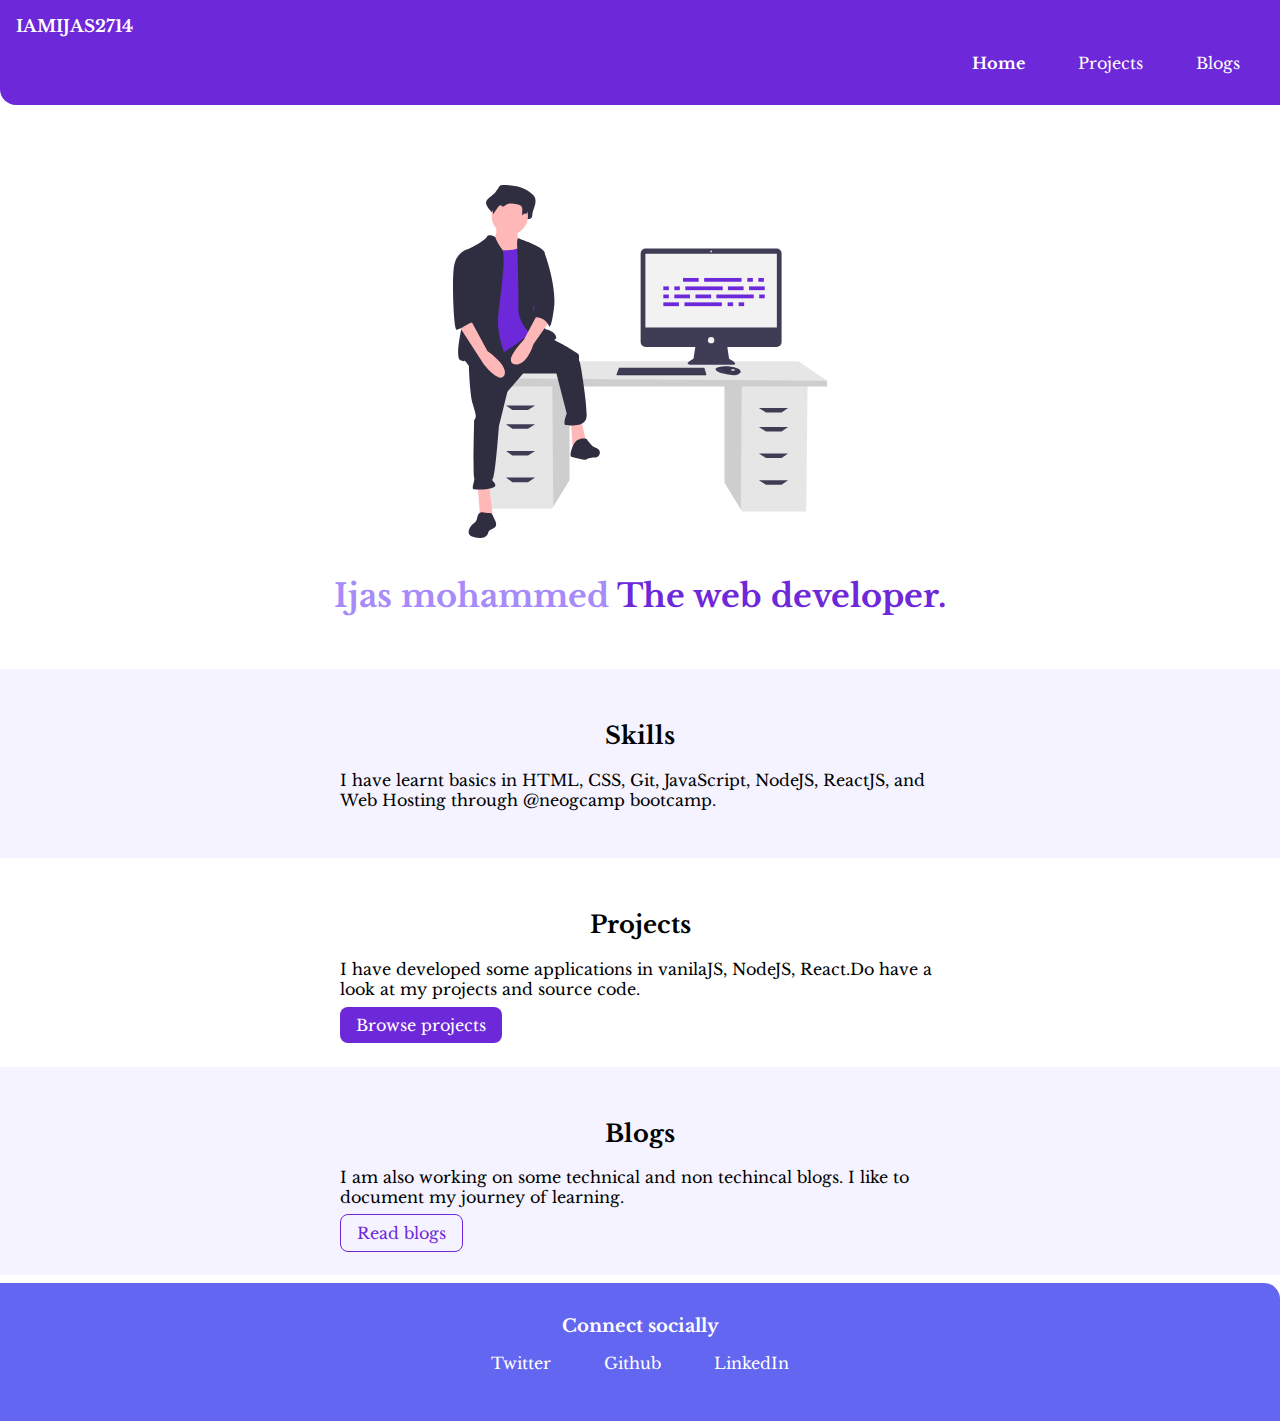
<file: index.html>
<!DOCTYPE html>
<html lang="en">
<head>
    <meta charset="UTF-8">
    <meta name="viewport" content="width=device-width, initial-scale=1.0">
    <title>My portfolio</title>
    <link href="styles.css" rel="stylesheet"/>
</head>
<body>
    <nav class="navigation container">
        <div class="nav-name">IAMIJAS2714</div>
        <ul class="list-non-bullet nav-pill">
            <li class="list-item-inline">
                <a class="link link-active" href="/">Home</a>
            </li>
            <li class="list-item-inline">
                <a class="link" href="projects.html">Projects</a>
            </li>
            <li class="list-item-inline">
                <a class="link" href="blogs.html">Blogs</a>
            </li>
        </ul>
    </nav>

    <header class="her">
        <img class="her-img" src="images/headerImg.svg" />
        <h1 class="her-heading">Ijas mohammed <span style="color: var(--primary-color)">The web developer.</span></h1>
    </header>

    <section class="section ow">
        <div class="container container-center">
            <h2>Skills</h2>
            <p>I have learnt basics in HTML, CSS, Git, JavaScript, NodeJS, ReactJS, and Web Hosting through @neogcamp bootcamp.</p>
        </div>
    </section>

    <section class="section">
        <div class="container container-center">
            <h2>Projects</h2>
            <p>I have developed some applications in vanilaJS, NodeJS, React.Do have a look at my projects and source code.</p>

            <a class="link link-primary" href="projects.html">Browse projects</a>
        </div>
    </section>

    <section class="section ow">
        <div class="container container-center">
            <h2>Blogs</h2>
            <p>I am also working on some technical and non techincal blogs. I like to document my journey of learning.</p>

            <a class="link link-secondary" href="blogs.html">Read blogs</a>
        </div>
    </section>

    <footer class="footer">
        <div class="footer-header">Connect socially</div>
        <ul class="social-links list-non-bullet">
            <li class="list-item-inline"><a class="link" href="https://twitter.com/iamijas14"> Twitter</a></li>
             <li class="list-item-inline"><a class="link" href="https://github.com/iamijas14">Github</a></li>
             <li class="list-item-inline"><a class="link" href="https://www.linkedin.com/in/iamijas14/">LinkedIn</a></li>
        </ul>
    </footer>




</body>
</html>
</file>
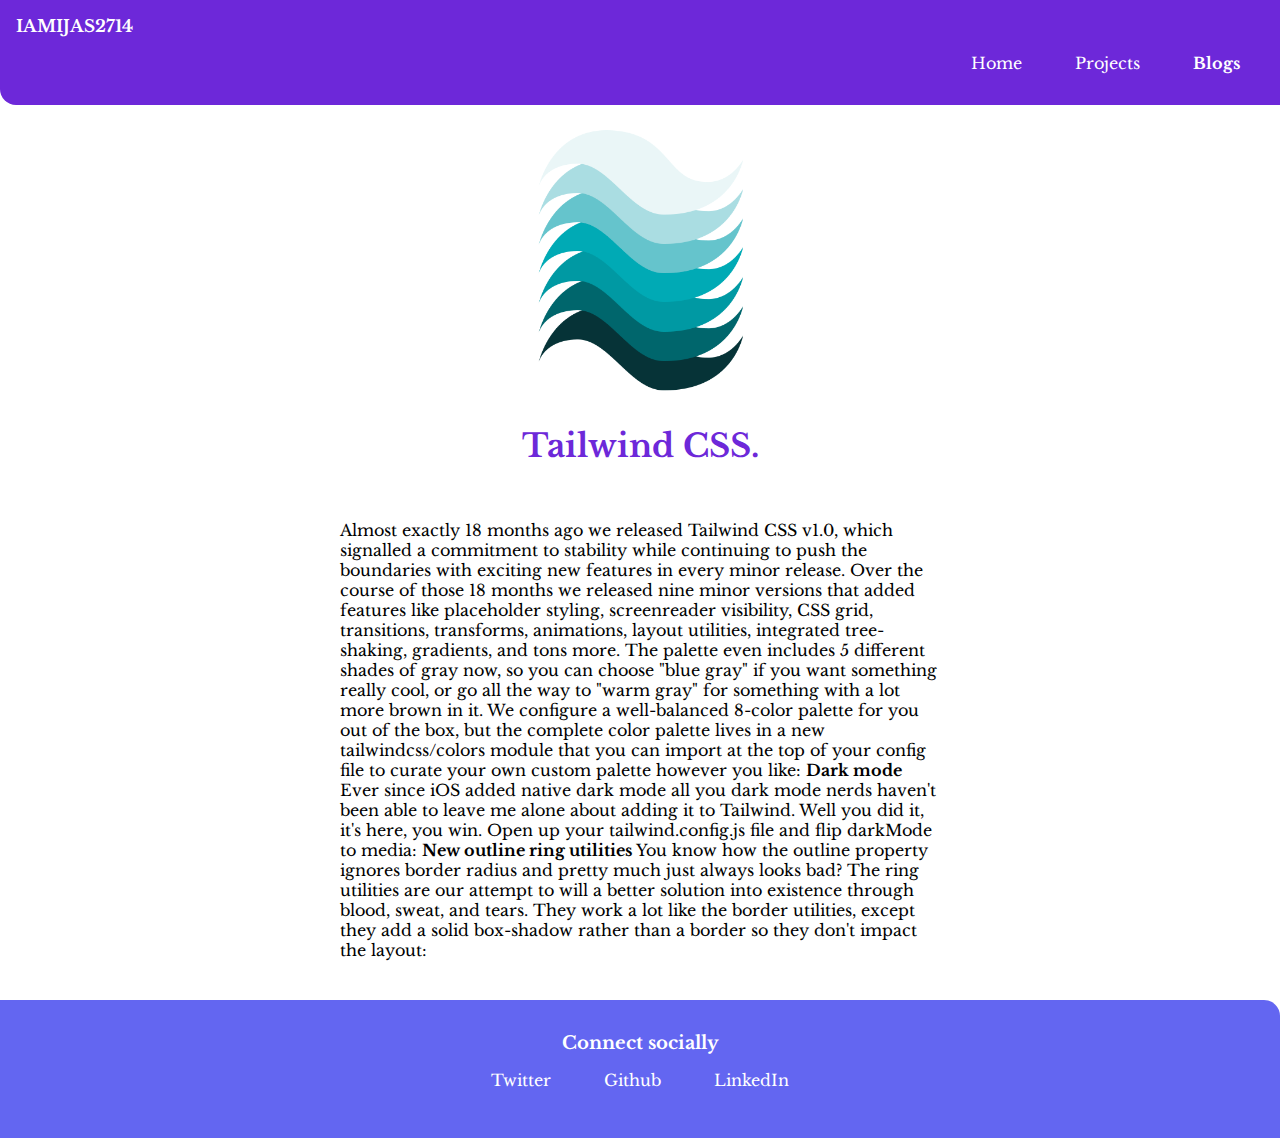
<file: blog1.html>
<!DOCTYPE html>
<html lang="en">
<head>
    <meta charset="UTF-8">
    <meta name="viewport" content="width=device-width, initial-scale=1.0">
    <title>Tailwind</title>
    <link href="styles.css" rel="stylesheet"/>
</head>
<body>

    <nav class="navigation container">
        <div class="nav-name">IAMIJAS2714</div>
        <ul class="list-non-bullet nav-pill">
            <li class="list-item-inline">
                <a class="link" href="/">Home</a>
            </li>
            <li class="list-item-inline">
                <a class="link" href="projects.html">Projects</a>
            </li>
            <li class="list-item-inline">
                <a class="link link-active" href="blogs.html">Blogs</a>
            </li>
        </ul>
    </nav>

    <header class="blog">
        <img class="blog-img" src="/images/img2.png" />
        <h1 class="her-heading"> <span style="color: var(--primary-color)">Tailwind CSS.</span></h1>
    </header>

    <section class="section1">
        <div class="container container-center">
            <p>Almost exactly 18 months ago we released Tailwind CSS v1.0, which signalled a commitment to stability while continuing to push the boundaries with exciting new features in every minor release.

            Over the course of those 18 months we released nine minor versions that added features like placeholder styling, screenreader visibility, CSS grid, transitions, transforms, animations, layout utilities, integrated tree-shaking, gradients, and tons more.
        
            The palette even includes 5 different shades of gray now, so you can choose "blue gray" if you want something really cool, or go all the way to "warm gray" for something with a lot more brown in it.
        
            We configure a well-balanced 8-color palette for you out of the box, but the complete color palette lives in a new tailwindcss/colors module that you can import at the top of your config file to curate your own custom palette however you like:
        
            <strong>Dark mode</strong>
            Ever since iOS added native dark mode all you dark mode nerds haven't been able to leave me alone about adding it to Tailwind. Well you did it, it's here, you win.
            
            Open up your tailwind.config.js file and flip darkMode to media:
        
            <strong>New outline ring utilities</strong>
            You know how the outline property ignores border radius and pretty much just always looks bad? The ring utilities are our attempt to will a better solution into existence through blood, sweat, and tears.
            
            They work a lot like the border utilities, except they add a solid box-shadow rather than a border so they don't impact the layout:</p>
        </div>
    </section>

    <footer class="footer">
        <div class="footer-header">Connect socially</div>
        <ul class="social-links list-non-bullet">
            <li class="list-item-inline"><a class="link" href="https://twitter.com/iamijas2714"> Twitter</a></li>
             <li class="list-item-inline"><a class="link" href="https://github.com/iamijas14">Github</a></li>
             <li class="list-item-inline"><a class="link" href="https://www.linkedin.com/feed/">LinkedIn</a></li>
        </ul>
    </footer>
    
</body>
</html>
</file>
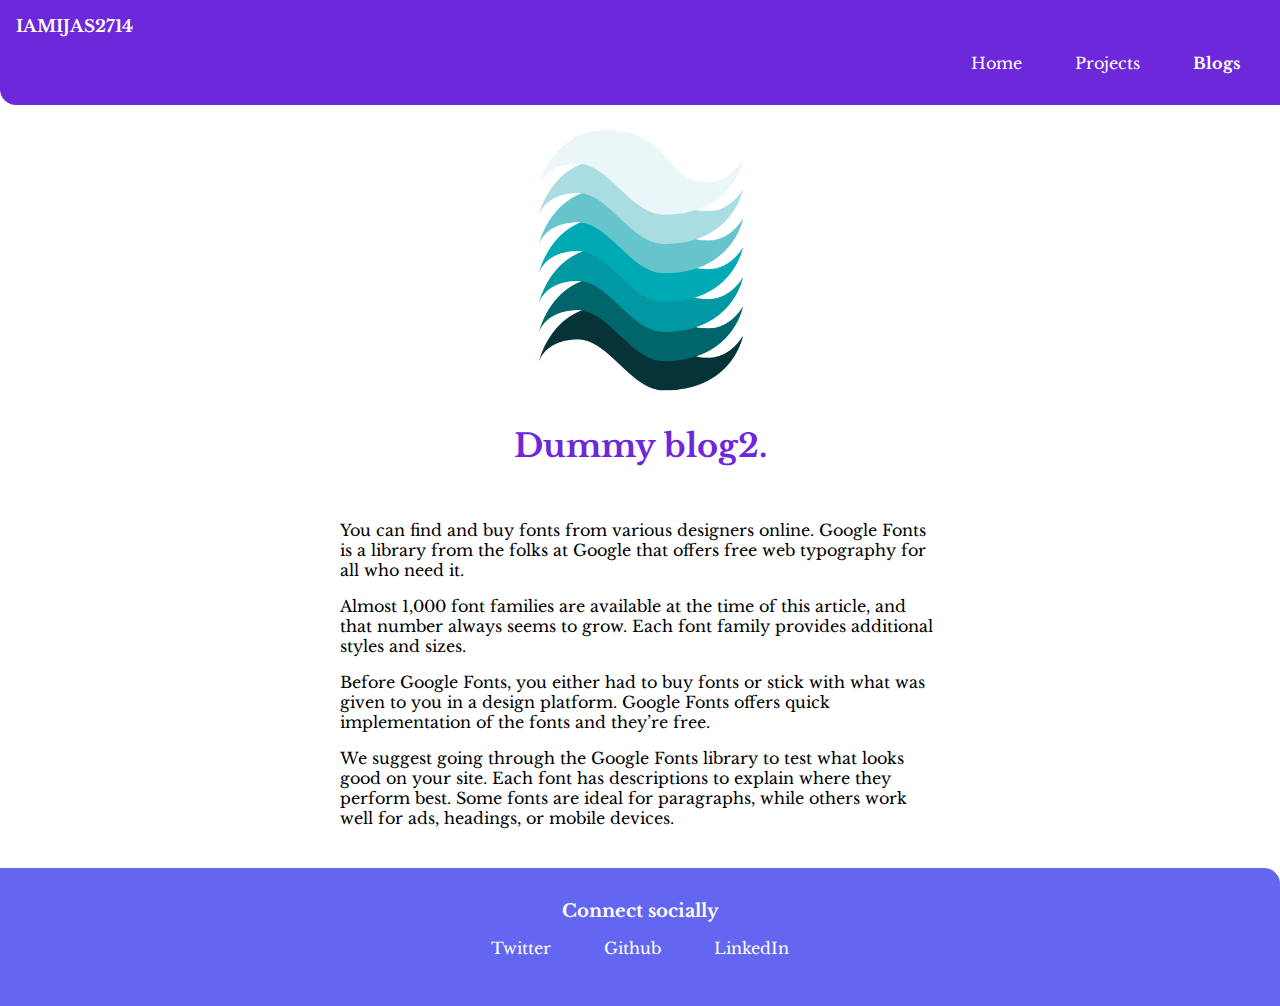
<file: blog2.html>
<!DOCTYPE html>
<html lang="en">
<head>
    <meta charset="UTF-8">
    <meta name="viewport" content="width=device-width, initial-scale=1.0">
    <title>Tailwind</title>
    <link href="styles.css" rel="stylesheet"/>
</head>
<body>

    <nav class="navigation container">
        <div class="nav-name">IAMIJAS2714</div>
        <ul class="list-non-bullet nav-pill">
            <li class="list-item-inline">
                <a class="link" href="/">Home</a>
            </li>
            <li class="list-item-inline">
                <a class="link" href="projects.html">Projects</a>
            </li>
            <li class="list-item-inline">
                <a class="link link-active" href="blogs.html">Blogs</a>
            </li>
        </ul>
    </nav>

    <header class="blog">
        <img class="blog-img" src="/images/img2.png" />
        <h1 class="her-heading"> <span style="color: var(--primary-color)">Dummy blog2.</span></h1>
    </header>

    <section class="section1">
        <div class="container container-center">
            <p>You can find and buy fonts from various designers online. Google Fonts is a library from the folks at Google that offers free web typography for all who need it.</p>

            <p>Almost 1,000 font families are available at the time of this article, and that number always seems to grow. Each font family provides additional styles and sizes.</p>

            <p>Before Google Fonts, you either had to buy fonts or stick with what was given to you in a design platform. Google Fonts offers quick implementation of the fonts and they’re free.</p>

            <p>We suggest going through the Google Fonts library to test what looks good on your site. Each font has descriptions to explain where they perform best. Some fonts are ideal for paragraphs, while others work well for ads, headings, or mobile devices.</p>
        </div>
    </section>

    <footer class="footer">
        <div class="footer-header">Connect socially</div>
        <ul class="social-links list-non-bullet">
            <li class="list-item-inline"><a class="link" href="https://twitter.com/iamijas14"> Twitter</a></li>
             <li class="list-item-inline"><a class="link" href="https://github.com/iamijas14">Github</a></li>
             <li class="list-item-inline"><a class="link" href="https://www.linkedin.com/feed/">LinkedIn</a></li>
        </ul>
    </footer>
    
</body>
</html>
</file>
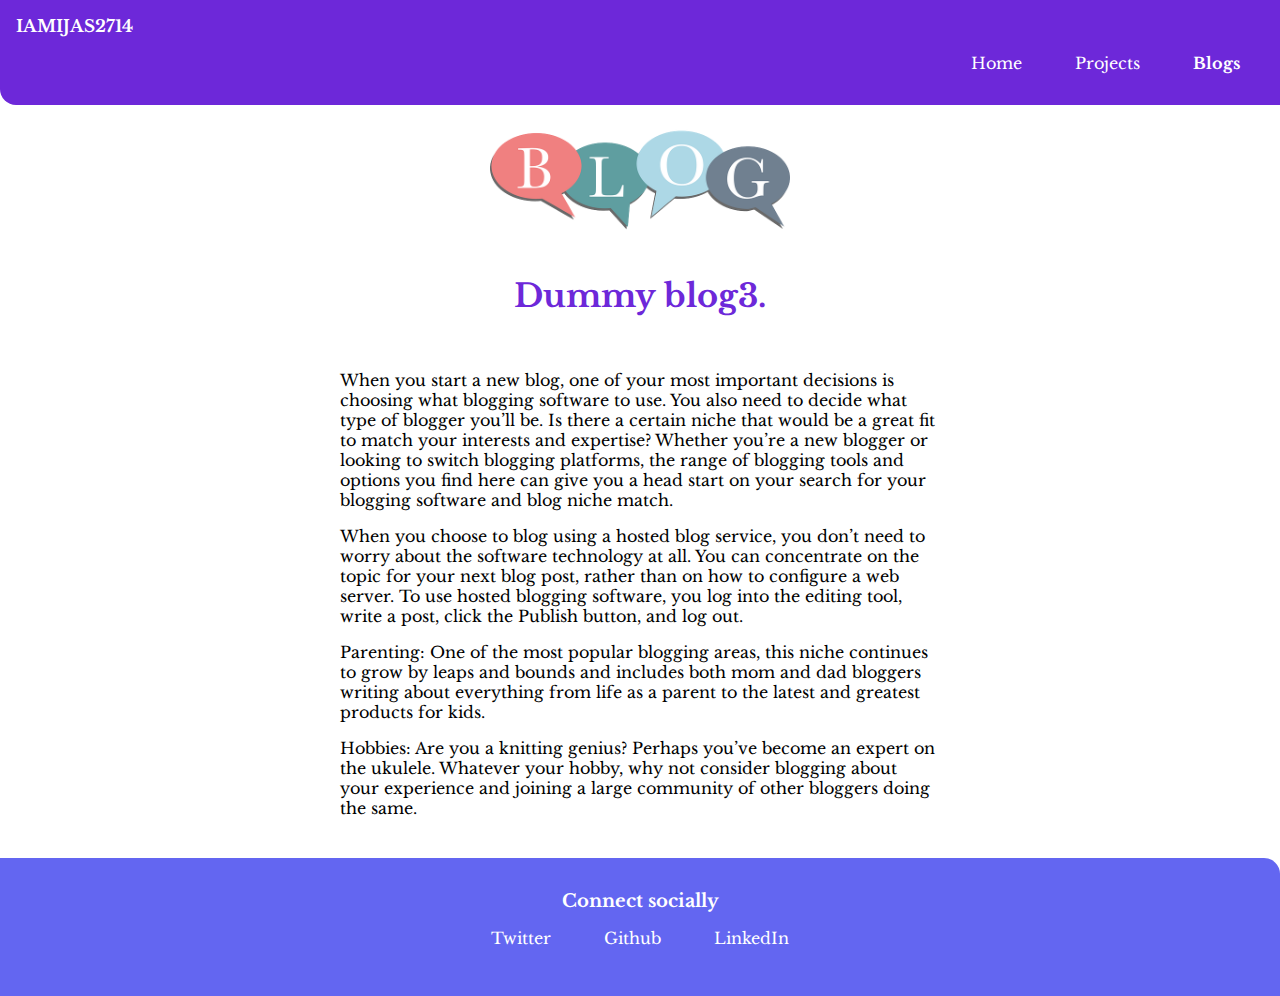
<file: blog3.html>
<!DOCTYPE html>
<html lang="en">
<head>
    <meta charset="UTF-8">
    <meta name="viewport" content="width=device-width, initial-scale=1.0">
    <title>Tailwind</title>
    <link href="styles.css" rel="stylesheet"/>
</head>
<body>

    <nav class="navigation container">
        <div class="nav-name">IAMIJAS2714</div>
        <ul class="list-non-bullet nav-pill">
            <li class="list-item-inline">
                <a class="link" href="/">Home</a>
            </li>
            <li class="list-item-inline">
                <a class="link" href="projects.html">Projects</a>
            </li>
            <li class="list-item-inline">
                <a class="link link-active" href="blogs.html">Blogs</a>
            </li>
        </ul>
    </nav>

    <header class="blog">
        <img class="blog-img" src="/images/img3.png" />
        <h1 class="her-heading"> <span style="color: var(--primary-color)">Dummy blog3.</span></h1>
    </header>

    <section class="section1">
        <div class="container container-center">
            <p>When you start a new blog, one of your most important decisions is choosing what blogging software to use. You also need to decide what type of blogger you’ll be. Is there a certain niche that would be a great fit to match your interests and expertise? Whether you’re a new blogger or looking to switch blogging platforms, the range of blogging tools and options you find here can give you a head start on your search for your blogging software and blog niche match.</p>

            <p>When you choose to blog using a hosted blog service, you don’t need to worry about the software technology at all. You can concentrate on the topic for your next blog post, rather than on how to configure a web server. To use hosted blogging software, you log into the editing tool, write a post, click the Publish button, and log out.</p>
        
            <p>Parenting: One of the most popular blogging areas, this niche continues to grow by leaps and bounds and includes both mom and dad bloggers writing about everything from life as a parent to the latest and greatest products for kids.</p>
        
            <p>Hobbies: Are you a knitting genius? Perhaps you’ve become an expert on the ukulele. Whatever your hobby, why not consider blogging about your experience and joining a large community of other bloggers doing the same.</p>
            
        </div>
    </section>

    <footer class="footer">
        <div class="footer-header">Connect socially</div>
        <ul class="social-links list-non-bullet">
            <li class="list-item-inline"><a class="link" href="https://twitter.com/iamijas14"> Twitter</a></li>
             <li class="list-item-inline"><a class="link" href="https://github.com/iamijas14">Github</a></li>
             <li class="list-item-inline"><a class="link" href="https://www.linkedin.com/feed/">LinkedIn</a></li>
        </ul>
    </footer>
    
</body>
</html>
</file>
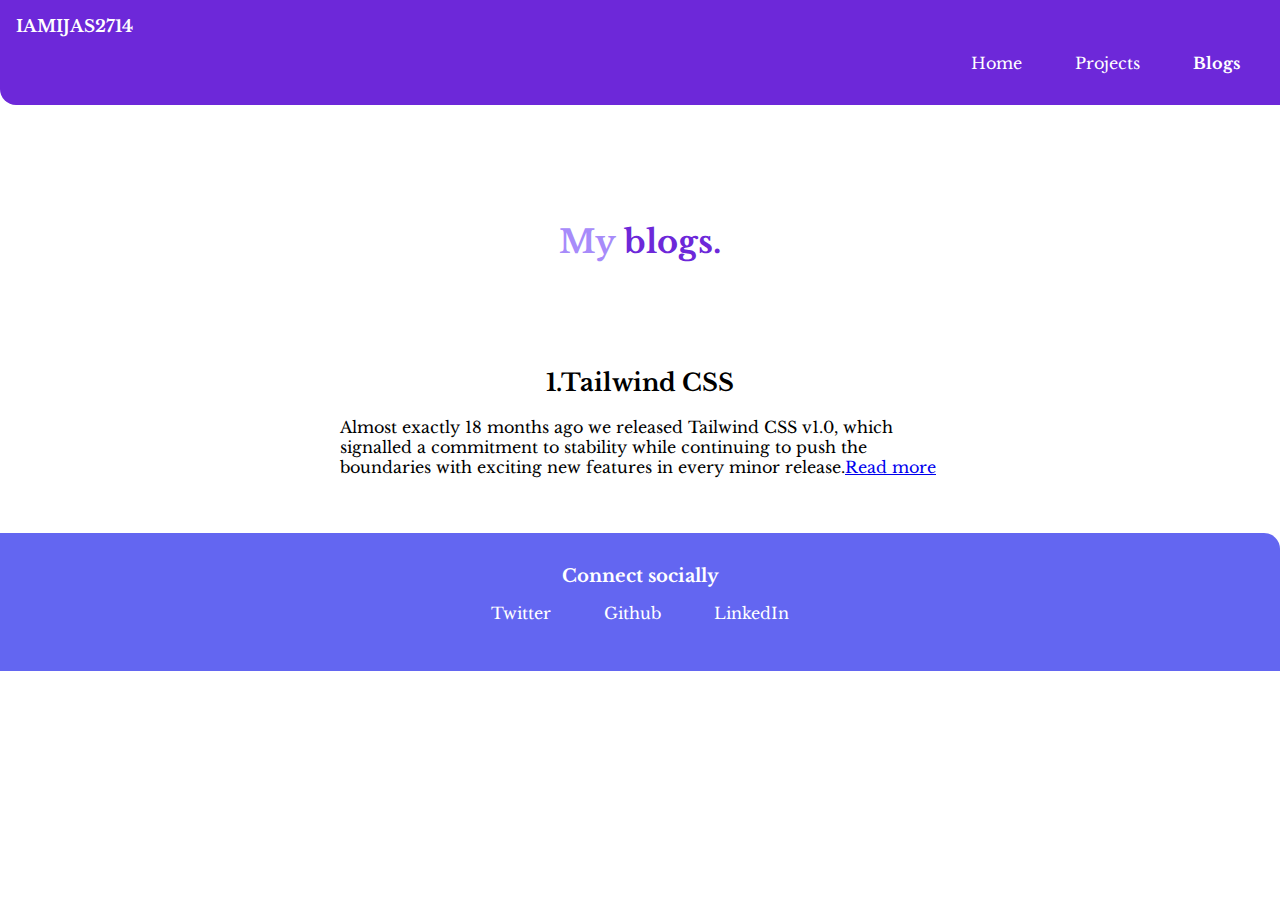
<file: blogs.html>
<!DOCTYPE html>
<html lang="en">
<head>
    <meta charset="UTF-8">
    <meta name="viewport" content="width=
    , initial-scale=1.0">
    <title>My blogs</title>
    <link href="styles.css" rel="stylesheet"/>
</head>
<body>

    <nav class="navigation container">
        <div class="nav-name">IAMIJAS2714</div>
        <ul class="list-non-bullet nav-pill">
            <li class="list-item-inline">
                <a class="link" href="/">Home</a>
            </li>
            <li class="list-item-inline">
                <a class="link" href="projects.html">Projects</a>
            </li>
            <li class="list-item-inline">
                <a class="link link-active" href="blogs.html">Blogs</a>
            </li>
        </ul>
    </nav>

    <header class="her">
        <h1 class="her-heading">My <span style="color: var(--primary-color)">blogs.</span></h1>
    </header>

    <section class="section">
        <div class="container container-center">
            <h2>1.Tailwind CSS</h2>
            <p>Almost exactly 18 months ago we released Tailwind CSS v1.0, which signalled a commitment to stability while continuing to push the boundaries with exciting new features in every minor release.<a href="blog1.html">Read more</a> </p>
        </div>
    </section>

    <footer class="footer">
        <div class="footer-header">Connect socially</div>
        <ul class="social-links list-non-bullet">
            <li class="list-item-inline"><a class="link" href="https://twitter.com/iamijas2714"> Twitter</a></li>
             <li class="list-item-inline"><a class="link" href="https://github.com/iamijas14">Github</a></li>
             <li class="list-item-inline"><a class="link" href="https://www.linkedin.com/feed/">LinkedIn</a></li>
        </ul>
    </footer>

</body>
</html>
</file>
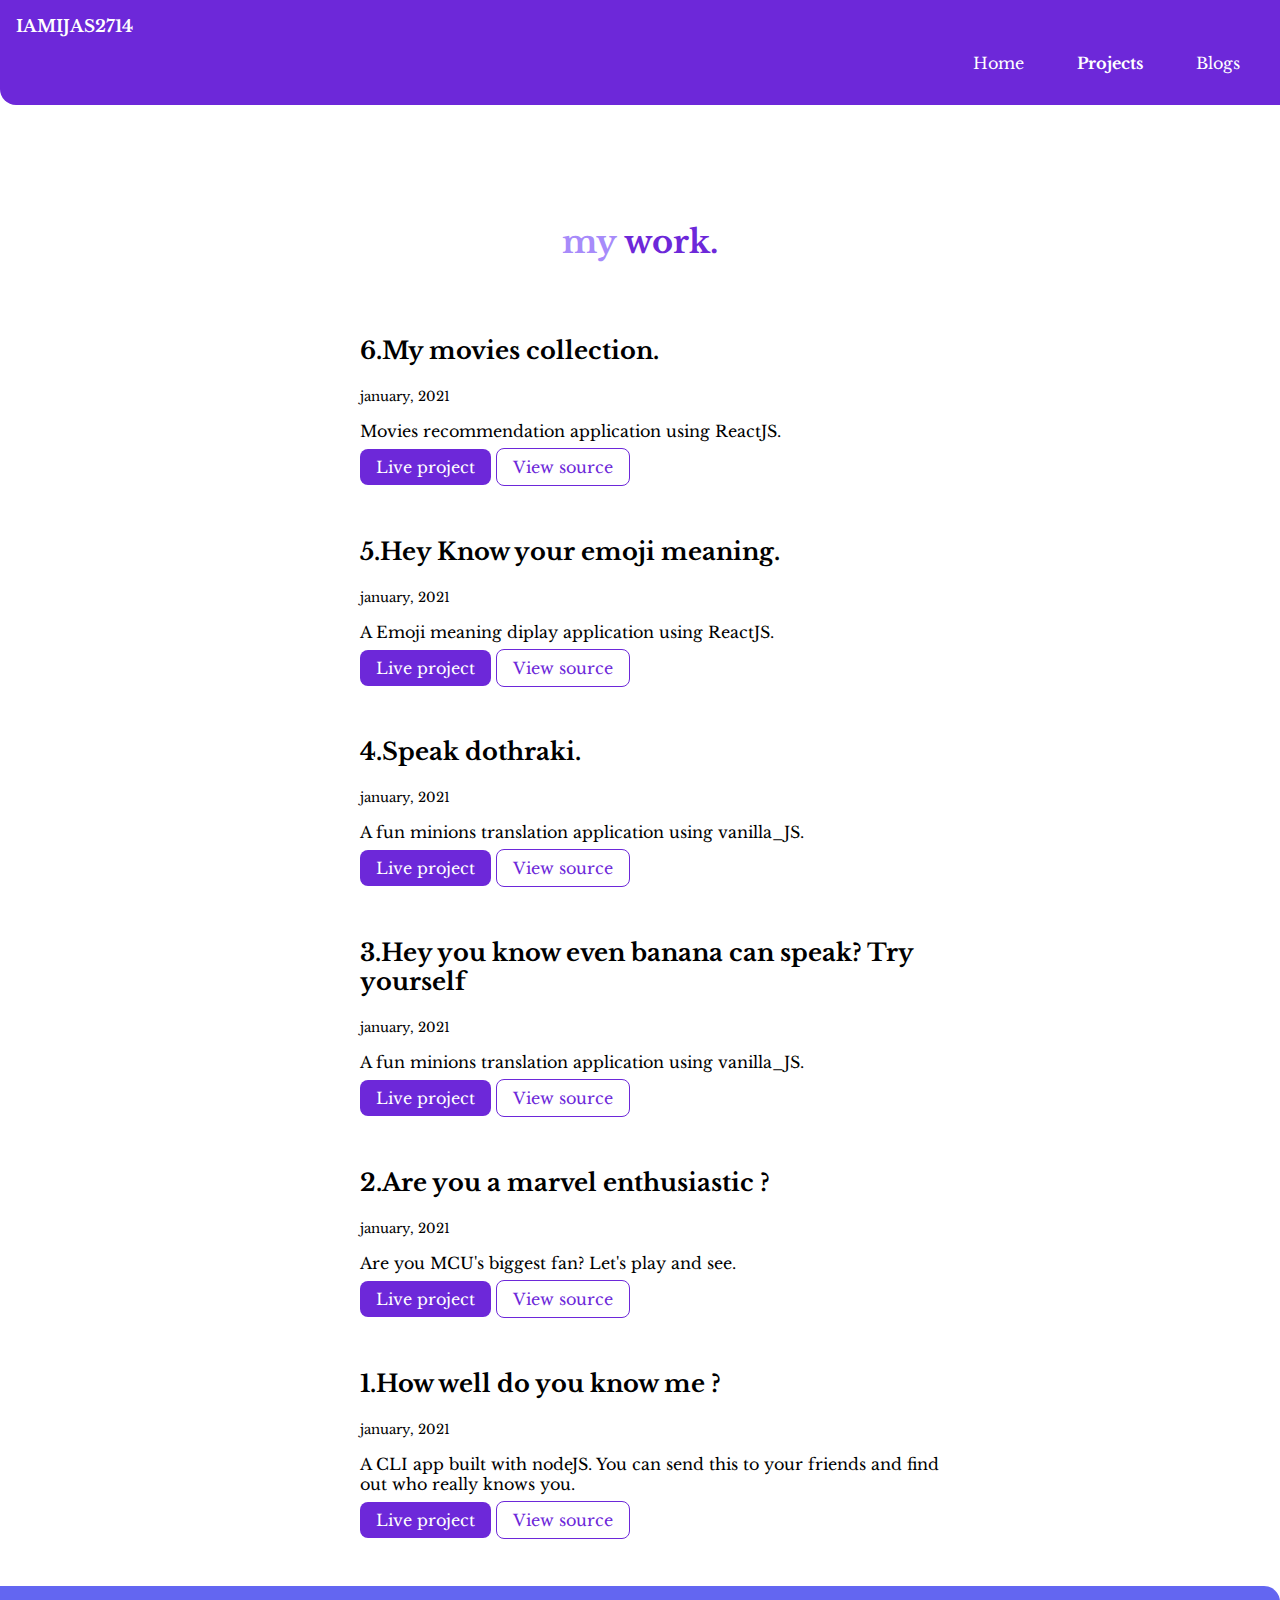
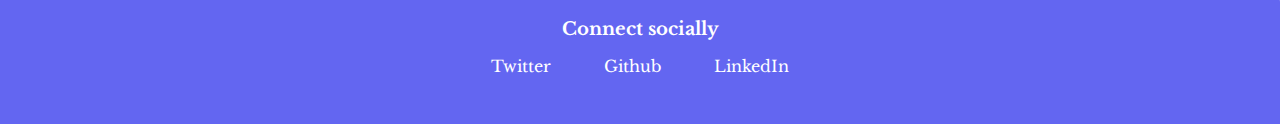
<file: projects.html>
<!DOCTYPE html>
<html lang="en">
<head>
    <meta charset="UTF-8">
    <meta name="viewport" content="width=
    , initial-scale=1.0">
    <title>My projects</title>
    <link href="styles.css" rel="stylesheet"/>
</head>
<body>

    <nav class="navigation container">
        <div class="nav-name">IAMIJAS2714</div>
        <ul class="list-non-bullet nav-pill">
            <li class="list-item-inline">
                <a class="link" href="/">Home</a>
            </li>
            <li class="list-item-inline">
                <a class="link link-active" href="projects.html">Projects</a>
            </li>
            <li class="list-item-inline">
                <a class="link" href="blogs.html">Blogs</a>
            </li>
        </ul>
    </nav>


    <header class="her">
        <h1 class="her-heading">my <span style="color: var(--primary-color)">work.</span></h1>
    </header>

    <ul class="list-non-bullet">

        <li>
            <div class="container container-center space">
            <h2>6.My movies collection.</h2>
            <small>january, 2021</small>
            <p>Movies recommendation application using ReactJS.</p>
            <a class="link link-primary" href="https://movies-section.netlify.app/">Live project</a>
            <a class="link link-secondary" href="https://github.com/iamijas14/Movies-collection">View source</a>
        </div>
        </li><li>
            <div class="container container-center space">
            <h2>5.Hey Know your emoji meaning.</h2>
            <small>january, 2021</small>
            <p>A Emoji meaning diplay application using ReactJS.</p>
            <a class="link link-primary" href="https://emoji-meaning.netlify.app/">Live project</a>
            <a class="link link-secondary" href="https://github.com/iamijas14/Emoji-Meaning">View source</a>
        </div>
        </li>
        
        <li>
            <div class="container container-center space">
            <h2>4.Speak dothraki.</h2>
            <small>january, 2021</small>
            <p>A fun minions translation application using vanilla_JS.</p>
            <a class="link link-primary" href="https://speak-dothrakis.netlify.app/">Live project</a>
            <a class="link link-secondary" href="https://github.com/iamijas14/Dothrakian-fun-translation">View source</a>
        </div>
        </li>

        <li>
            <div class="container container-center space">
            <h2>3.Hey you know even banana can speak? Try yourself</h2>
            <small>january, 2021</small>
            <p>A fun minions translation application using vanilla_JS.</p>
            <a class="link link-primary" href="https://minions-talks.netlify.app/">Live project</a>
            <a class="link link-secondary" href="https://github.com/iamijas14/Minions-talks">View source</a>
        </div>
        </li>

        <li>
            <div class="container container-center space">
            <h2>2.Are you a marvel enthusiastic ?</h2>
            <small>january, 2021</small>
            <p>Are you MCU's biggest fan? Let's play and see.</p>
            <a class="link link-primary" href="https://repl.it/@iamijas2714/CLIproject01?embed=1&output=1#index.js">Live project</a>
            <a class="link link-secondary" href="https://github.com/iamijas14/Are-you-a-marvel-enthusiastic">View source</a>
        </div>
        </li>

        <li>
            <div class="container container-center space">
            <h2>1.How well do you know me ?</h2>
            <small>january, 2021</small>
            <p>A CLI app built with nodeJS. You can send this to your friends and find out who really knows you.</p>
            <a class="link link-primary" href="https://repl.it/@iamijas2714/CLIproject02?embed=1&output=1#index.js">Live project</a>
            <a class="link link-secondary" href="https://github.com/iamijas14/How-well-do-know-me">View source</a>
        </div>
        </li>
    </ul>

    <footer class="footer">
        <div class="footer-header">Connect socially</div>
        <ul class="social-links list-non-bullet">
            <li class="list-item-inline"><a class="link" href="https://twitter.com/iamijas14"> Twitter</a></li>
             <li class="list-item-inline"><a class="link" href="https://github.com/iamijas14">Github</a></li>
             <li class="list-item-inline"><a class="link" href="https://www.linkedin.com/feed/">LinkedIn</a></li>
        </ul>
    </footer>
</body>
</html>
</file>
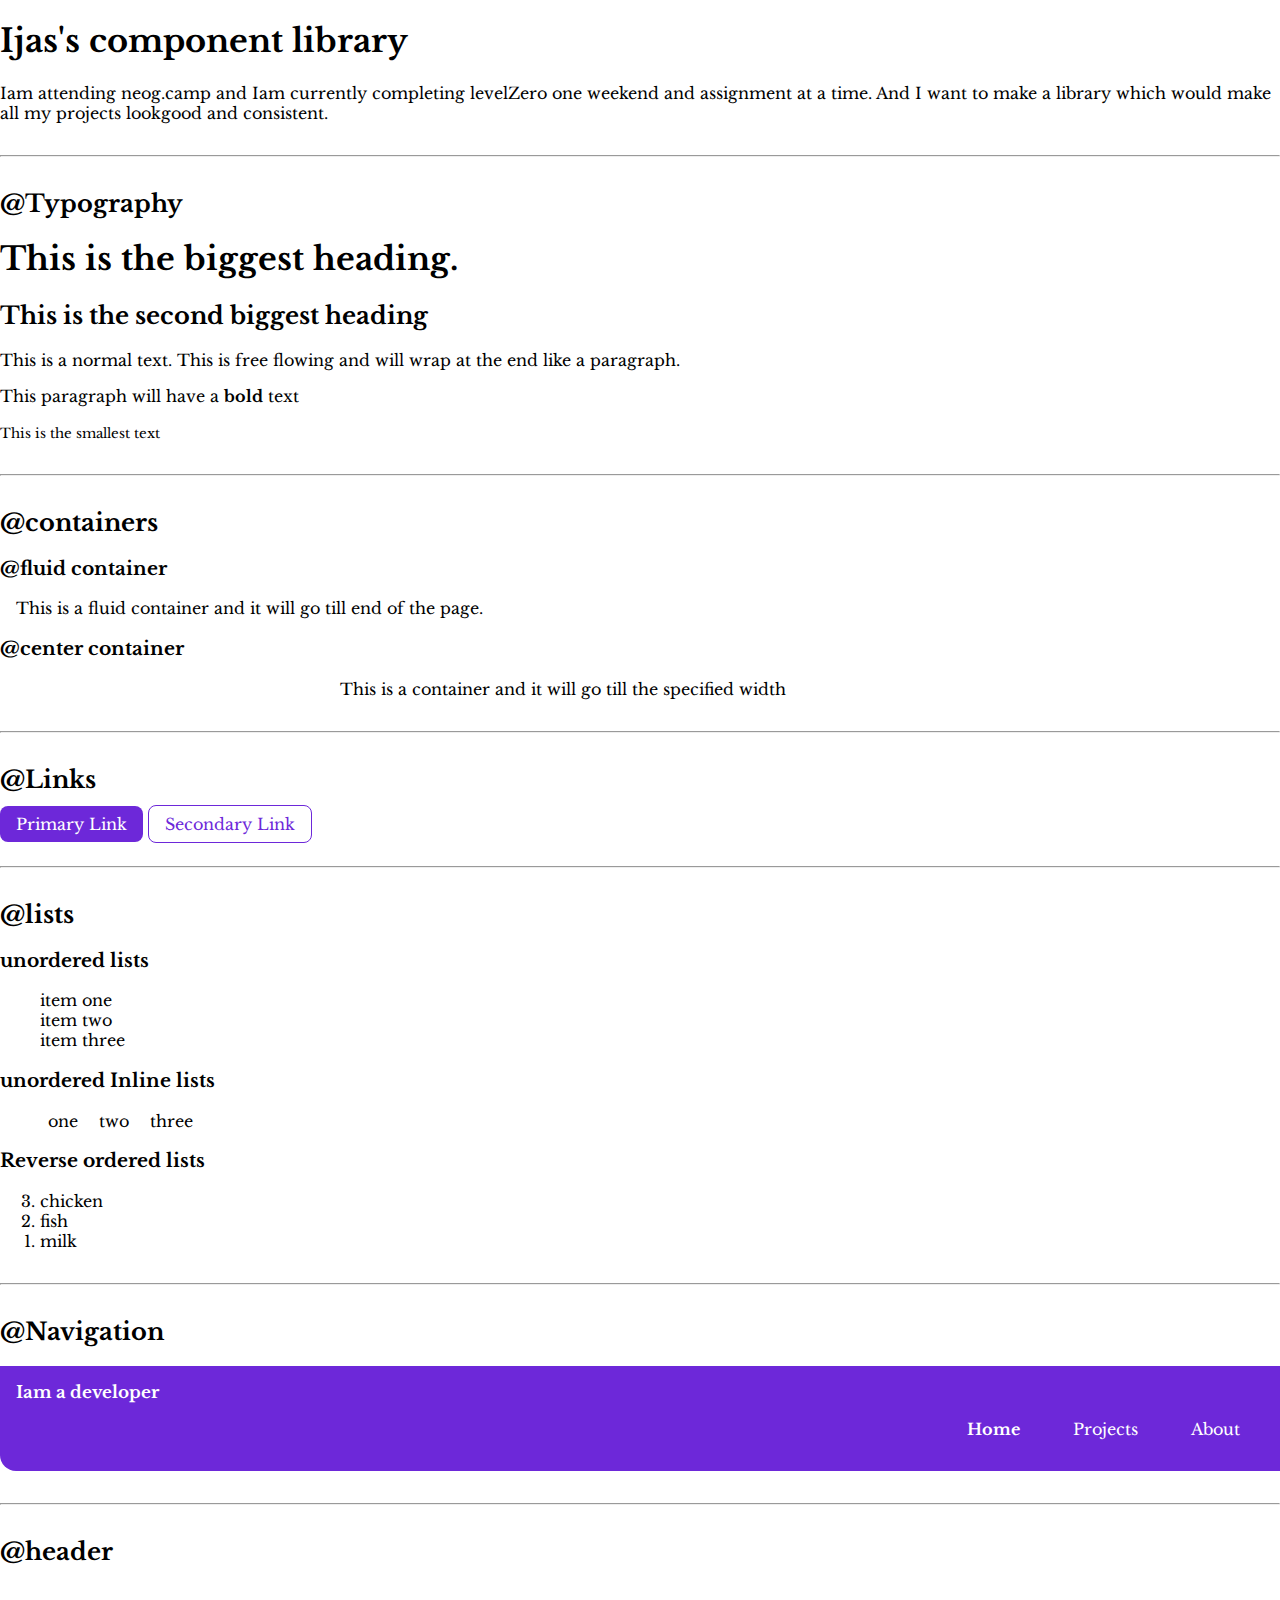
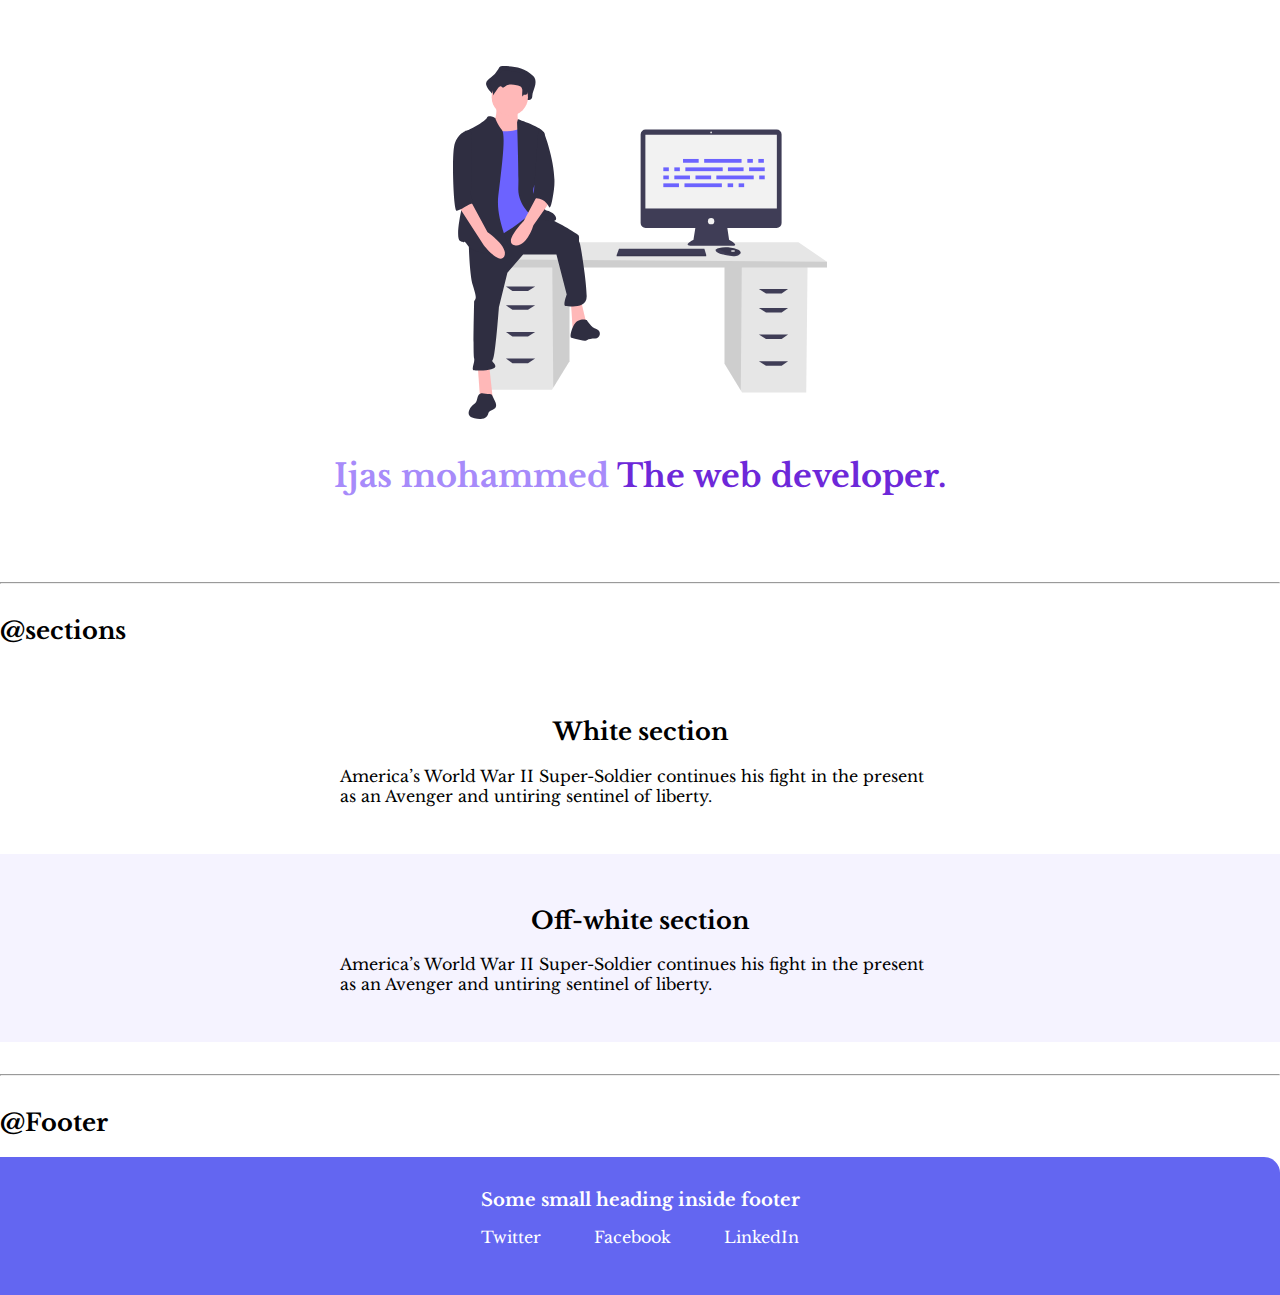
<file: library/components.html>
<!DOCTYPE html>
<html lang="en">

<head>
    <meta charset="UTF-8">
    <meta name="viewport" content="width=device-width, initial-scale=1.0">
    <title>Document</title>
    <link href="/styles.css" rel="stylesheet" />
</head>

<body>
    <h1>Ijas's component library</h1>

    <p>Iam attending neog.camp and Iam currently completing levelZero one weekend and assignment at a time. And I want
        to make a library which would make all my projects lookgood and consistent.</p>

    <hr>

    <h2>@Typography</h2>

    <h1>This is the biggest heading.</h1>
    <h2>This is the second biggest heading</h2>

    <p>This is a normal text. This is free flowing and will wrap at the end like a paragraph.</p>
    <p>This paragraph will have a <strong>bold</strong> text</p>
    <small>This is the smallest text</small>

    <hr />

    <h2>@containers</h2>

    <h3>@fluid container</h3>
    <div class="container container-fluid">This is a fluid container and it will go till end of the page.</div>

    <h3>@center container</h3>
    <div class="container container-center">This is a container and it will go till the specified width</div>

    <hr>

    <h2>@Links</h2>

    <a class="link link-primary" href="/">Primary Link</a>
    <a class="link link-secondary" href="/">Secondary Link</a>

    <hr>

    <h2>@lists</h2>

    <h3>unordered lists</h3>
    <ul class="list-non-bullet">
        <li>item one</li>
        <li>item two</li>
        <li>item three</li>
    </ul>

    <h3>unordered Inline lists</h3>
    <ul class="list-non-bullet">
        <li class="list-item-inline">one</li>
        <li class="list-item-inline">two</li>
        <li class="list-item-inline">three</li>
    </ul>

    <h3>Reverse ordered lists</h3>
    <ol reversed>
        <li>chicken</li>
        <li>fish</li>
        <li>milk</li>
    </ol>

    <hr>

    <h2>@Navigation</h2>
    <nav class="navigation container">
        <div class="nav-name">Iam a developer</div>
        <ul class="list-non-bullet nav-pill">
            <li class="list-item-inline">
                <a class="link link-active" href="/">Home</a>
            </li>
            <li class="list-item-inline">
                <a class="link" href="/">Projects</a>
            </li>
            <li class="list-item-inline">
                <a class="link" href="/">About</a>
            </li>
        </ul>
    </nav>

    <hr>

    <h2>@header</h2>
    <header class="her">
        <img class="her-img" src="/images/prog.svg" />
        <h1 class="her-heading">Ijas mohammed <span style="color: var(--primary-color)">The web developer.</span></h1>
    </header>

    <hr>

    <h2>@sections</h2>
    <section class="section">
        <div class="container container-center">
            <h2>White section</h2>
            <p>America’s World War II Super-Soldier continues his fight in the present as an Avenger and untiring
                sentinel of liberty.</p>
        </div>
    </section>
    <section class="section ow">
        <div class="container container-center">
            <h2>Off-white section</h2>
            <p>America’s World War II Super-Soldier continues his fight in the present as an Avenger and untiring
                sentinel of liberty.</p>
        </div>
    </section>

    <hr>

    <h2>@Footer</h2>
    <footer class="footer">
        <div class="footer-header">Some small heading inside footer</div>
        <ul class="social-links list-non-bullet">
            <li class="list-item-inline"><a class="link" href=""> Twitter</a></li>
             <li class="list-item-inline"><a class="link" href="">Facebook</a></li>
             <li class="list-item-inline"><a class="link" href="">LinkedIn</a></li>
        </ul>
    </footer>


</body>

</html>
</file>
<file: styles.css>
/* @import url('https://fonts.googleapis.com/css2?family=Libre+Baskerville&display=swap'); */

/* body{
    font-family: 'Libre Baskerville', serif;
} */

@import url('https://fonts.googleapis.com/css2?family=Cabin:wght@400;700&family=Libre+Baskerville&display=swap');

/* root element */

:root{
    --primary-color: #6D28D9;
    --dark-gray: #A78BFA;
    --off-white: #F5F3FF; 
    --gray: #6366F1;
}

body{
    font-family: 'Cabin', sans-serif;
font-family: 'Libre Baskerville', serif;
margin: 0px;
}

/* spaces */

.space{
    padding: 2rem;
    padding-top: 0rem;
    padding-bottom: 2.5rem;
}

/* containers */

.container{
    padding-left: 1rem;
    padding-right: 1rem;
}

.container-center{
    max-width:600px;
    margin: auto;
   }

/* links */
.link{
    text-decoration: none;
    padding: 0.5rem 1rem;
}

.link-primary{
    background-color: var(--primary-color);
    border-radius: 0.5rem;
    color: white;
}

.link-secondary{
    color: var(--primary-color);
    border-radius: 0.5rem;
    border: 1px solid var(--primary-color); 
}

/* break hr */

hr{
    margin: 2rem 0rem;
}

/* lists */

.list-non-bullet{
    list-style: none;
}

.list-item-inline{
    display: inline;
    padding: 0.5rem;
}

/* navigation */

.navigation{
    background-color: var(--primary-color);
    color:white;
    padding: 1rem;
    border-bottom-left-radius: 1rem;
}

.navigation .link{
    color:white;
}

.navigation .nav-pill{
    text-align: right;
}

.navigation .nav-name{
    font-weight: bold;
    font-size: 1.05rem;
}

.navigation .link-active{
    font-weight: bold;
}

/* header */

.her{
    padding: 2rem;
    padding-top: 5rem;
}

.her .her-img{
    max-width: 375px;
    display: block;
    margin: auto;
}

.her .her-heading{
    text-align: center;
    color: var(--dark-gray);
    padding-top: 1rem;
}

/* blog  */

.blog .blog-img{
    max-width: 300px;
    display: block;
    margin: auto;
}

.blog .her-heading{
    text-align: center;
    /* color: var(--dark-gray); */
    /* padding: 0rem; */
}
.section1{
    padding: 1rem;
}


/* .her .her-heading .heading-change{
    color: var(--primary-color);
} */

/* section */

.section{
    padding: 2rem;
}

.section h2{
    text-align: center;
    
}

.ow{
    background-color: var(--off-white);
}

/* footer */

.footer{
    background-color: var(--gray);
    padding: 2rem;
    text-align: center;
    color:white;
    border-top-right-radius: 1rem;
    margin-top: 0.5rem;
} 

.footer .footer-header{
    font-weight: bold;
    font-size: large;
}

.footer .link{
    color:white;
}

.footer ul{
    padding-inline-start:0px;
}
</file>
